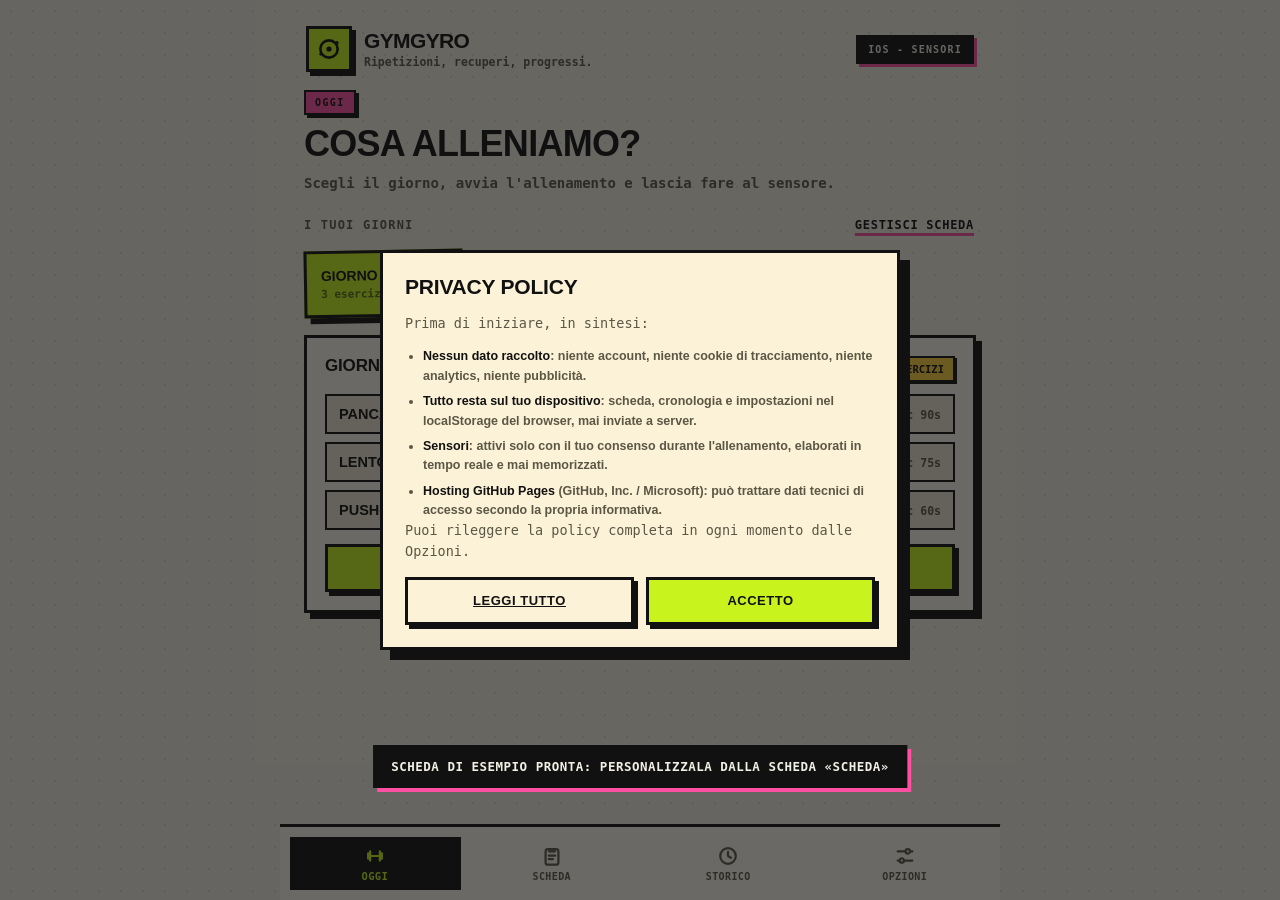
<file: index.html>
<!DOCTYPE html>
<html lang="it">
<head>
  <meta charset="utf-8">
  <meta name="viewport" content="width=device-width, initial-scale=1, viewport-fit=cover, user-scalable=no">
  <meta name="apple-mobile-web-app-capable" content="yes">
  <meta name="mobile-web-app-capable" content="yes">
  <meta name="apple-mobile-web-app-status-bar-style" content="black-translucent">
  <meta name="apple-mobile-web-app-title" content="GymGyro">
  <meta name="theme-color" content="#f2efe4">
  <script>
    (function () {
      var t = null;
      try {
        var raw = localStorage.getItem('gymgyro_v1');
        if (raw) {
          var s = JSON.parse(raw).settings;
          if (s && typeof s.theme === 'string') t = s.theme;
        }
      } catch (e) { /* ignora */ }
      var dark = t === 'dark' || ((t === null || t === 'system') && window.matchMedia && window.matchMedia('(prefers-color-scheme: dark)').matches);
      document.documentElement.setAttribute('data-theme', dark ? 'dark' : 'light');
    })();
  </script>
  <meta name="format-detection" content="telephone=no">
  <meta name="description" content="GymGyro - conta le ripetizioni con accelerometro e giroscopio dell'iPhone, gestisce recuperi, scheda e cronologia.">
  <title>GymGyro</title>
  <link rel="manifest" href="manifest.webmanifest">
  <link rel="apple-touch-icon" href="icons/apple-touch-icon.png">
  <link rel="icon" type="image/png" href="icons/icon-192.png">
  <link rel="stylesheet" href="css/style.css">
</head>
<body>
  <div class="app">
    <header class="topbar">
      <div class="brand">
        <span class="brand-mark" aria-hidden="true">
          <svg viewBox="0 0 24 24" fill="none" stroke="currentColor" stroke-width="1.8">
            <circle cx="12" cy="12" r="8"></circle>
            <circle cx="12" cy="12" r="2.4" fill="currentColor" stroke="none"></circle>
            <circle cx="19.2" cy="6.4" r="1.7" fill="currentColor" stroke="none"></circle>
            <circle cx="4.4" cy="16.8" r="1.3" fill="currentColor" stroke="none"></circle>
          </svg>
        </span>
        <div class="brand-text">
          <h1>GymGyro</h1>
          <p>Ripetizioni, recuperi, progressi.</p>
        </div>
      </div>
      <span class="brand-chip">iOS - Sensori</span>
    </header>
    <main id="view" class="view"></main>
  </div>

  <nav class="tabbar" aria-label="Navigazione principale">
    <button class="tab active" data-action="tab" data-tab="today">
      <svg viewBox="0 0 24 24" fill="none" stroke="currentColor" stroke-width="1.8" stroke-linecap="round" stroke-linejoin="round">
        <path d="M4.5 9v6M6.7 7v10M17.3 7v10M19.5 9v6M6.7 12h10.6"></path>
      </svg>
      <span>Oggi</span>
    </button>
    <button class="tab" data-action="tab" data-tab="plan">
      <svg viewBox="0 0 24 24" fill="none" stroke="currentColor" stroke-width="1.8" stroke-linecap="round" stroke-linejoin="round">
        <rect x="5" y="4.5" width="14" height="17" rx="2.5"></rect>
        <path d="M9 4.5V7h6V4.5"></path>
        <path d="M8.5 11.5h7M8.5 15.5h4.5"></path>
      </svg>
      <span>Scheda</span>
    </button>
    <button class="tab" data-action="tab" data-tab="history">
      <svg viewBox="0 0 24 24" fill="none" stroke="currentColor" stroke-width="1.8" stroke-linecap="round" stroke-linejoin="round">
        <circle cx="12" cy="12" r="8.5"></circle>
        <path d="M12 7.5V12l3.2 1.9"></path>
      </svg>
      <span>Storico</span>
    </button>
    <button class="tab" data-action="tab" data-tab="settings">
      <svg viewBox="0 0 24 24" fill="none" stroke="currentColor" stroke-width="1.8" stroke-linecap="round" stroke-linejoin="round">
        <path d="M4 7h9M17.5 7H20M4 17h2.5M11 17h9"></path>
        <circle cx="15" cy="7" r="2.4"></circle>
        <circle cx="8.5" cy="17" r="2.4"></circle>
      </svg>
      <span>Opzioni</span>
    </button>
  </nav>

  <div id="workout-root"></div>
  <div id="modal-root"></div>
  <div id="toast" class="toast" role="status" aria-live="polite"></div>

  <script src="js/app.js" defer></script>
</body>
</html>
</file>
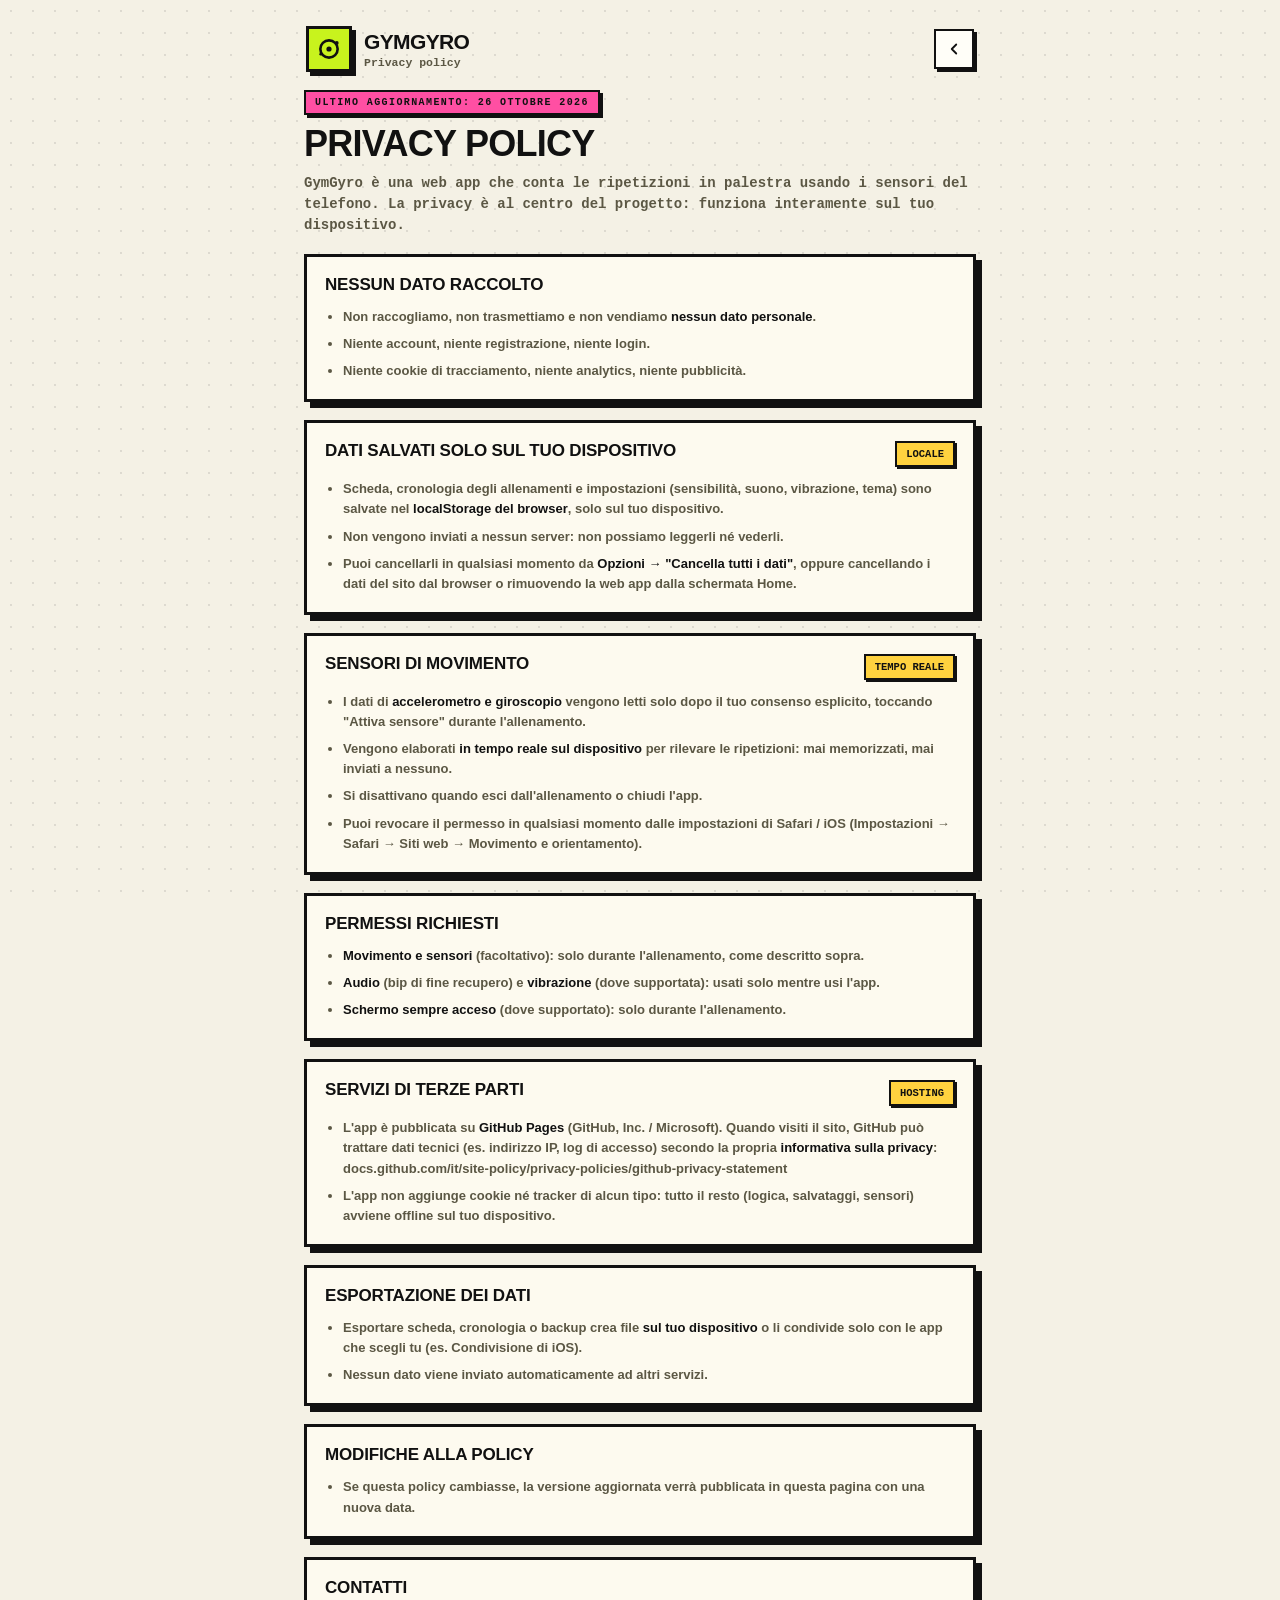
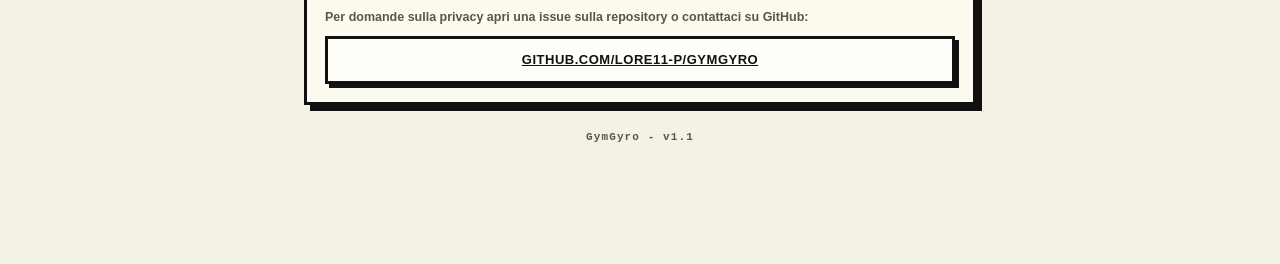
<file: privacy.html>
<!DOCTYPE html>
<html lang="it">
<head>
  <meta charset="utf-8">
  <meta name="viewport" content="width=device-width, initial-scale=1, viewport-fit=cover">
  <meta name="theme-color" content="#f2efe4">
  <meta name="description" content="Privacy policy di GymGyro: nessun dato raccolto, tutto resta sul tuo dispositivo.">
  <title>Privacy Policy - GymGyro</title>
  <link rel="icon" type="image/png" href="icons/icon-192.png">
  <script>
    (function () {
      var t = null;
      try {
        var raw = localStorage.getItem('gymgyro_v1');
        if (raw) {
          var s = JSON.parse(raw).settings;
          if (s && typeof s.theme === 'string') t = s.theme;
        }
      } catch (e) { /* ignora */ }
      var dark = t === 'dark' || ((t === null || t === 'system') && window.matchMedia && window.matchMedia('(prefers-color-scheme: dark)').matches);
      document.documentElement.setAttribute('data-theme', dark ? 'dark' : 'light');
    })();
  </script>
  <link rel="stylesheet" href="css/style.css">
</head>
<body>
  <div class="app">
    <header class="topbar">
      <div class="brand">
        <span class="brand-mark" aria-hidden="true">
          <svg viewBox="0 0 24 24" fill="none" stroke="currentColor" stroke-width="1.8">
            <circle cx="12" cy="12" r="8"></circle>
            <circle cx="12" cy="12" r="2.4" fill="currentColor" stroke="none"></circle>
            <circle cx="19.2" cy="6.4" r="1.7" fill="currentColor" stroke="none"></circle>
            <circle cx="4.4" cy="16.8" r="1.3" fill="currentColor" stroke="none"></circle>
          </svg>
        </span>
        <div class="brand-text">
          <h1>GymGyro</h1>
          <p>Privacy policy</p>
        </div>
      </div>
      <a class="icon-btn" href="index.html" aria-label="Torna all'app">
        <svg viewBox="0 0 24 24" fill="none" stroke="currentColor" stroke-width="1.8" stroke-linecap="round" stroke-linejoin="round">
          <path d="M15 6l-6 6 6 6"></path>
        </svg>
      </a>
    </header>
    <main class="view">
      <section class="hello">
        <p class="eyebrow">Ultimo aggiornamento: 26 ottobre 2026</p>
        <h2>Privacy policy</h2>
        <p class="muted">GymGyro è una web app che conta le ripetizioni in palestra usando i sensori del telefono. La privacy è al centro del progetto: funziona interamente sul tuo dispositivo.</p>
      </section>

      <section class="card">
        <div class="card-head"><h3>Nessun dato raccolto</h3></div>
        <ul class="info-list">
          <li>Non raccogliamo, non trasmettiamo e non vendiamo <strong>nessun dato personale</strong>.</li>
          <li>Niente account, niente registrazione, niente login.</li>
          <li>Niente cookie di tracciamento, niente analytics, niente pubblicità.</li>
        </ul>
      </section>

      <section class="card">
        <div class="card-head"><h3>Dati salvati solo sul tuo dispositivo</h3><span class="badge">Locale</span></div>
        <ul class="info-list">
          <li>Scheda, cronologia degli allenamenti e impostazioni (sensibilità, suono, vibrazione, tema) sono salvate nel <strong>localStorage del browser</strong>, solo sul tuo dispositivo.</li>
          <li>Non vengono inviati a nessun server: non possiamo leggerli né vederli.</li>
          <li>Puoi cancellarli in qualsiasi momento da <strong>Opzioni → "Cancella tutti i dati"</strong>, oppure cancellando i dati del sito dal browser o rimuovendo la web app dalla schermata Home.</li>
        </ul>
      </section>

      <section class="card">
        <div class="card-head"><h3>Sensori di movimento</h3><span class="badge">Tempo reale</span></div>
        <ul class="info-list">
          <li>I dati di <strong>accelerometro e giroscopio</strong> vengono letti solo dopo il tuo consenso esplicito, toccando "Attiva sensore" durante l'allenamento.</li>
          <li>Vengono elaborati <strong>in tempo reale sul dispositivo</strong> per rilevare le ripetizioni: mai memorizzati, mai inviati a nessuno.</li>
          <li>Si disattivano quando esci dall'allenamento o chiudi l'app.</li>
          <li>Puoi revocare il permesso in qualsiasi momento dalle impostazioni di Safari / iOS (Impostazioni → Safari → Siti web → Movimento e orientamento).</li>
        </ul>
      </section>

      <section class="card">
        <div class="card-head"><h3>Permessi richiesti</h3></div>
        <ul class="info-list">
          <li><strong>Movimento e sensori</strong> (facoltativo): solo durante l'allenamento, come descritto sopra.</li>
          <li><strong>Audio</strong> (bip di fine recupero) e <strong>vibrazione</strong> (dove supportata): usati solo mentre usi l'app.</li>
          <li><strong>Schermo sempre acceso</strong> (dove supportato): solo durante l'allenamento.</li>
        </ul>
      </section>

      <section class="card">
        <div class="card-head"><h3>Servizi di terze parti</h3><span class="badge">Hosting</span></div>
        <ul class="info-list">
          <li>L'app è pubblicata su <strong>GitHub Pages</strong> (GitHub, Inc. / Microsoft). Quando visiti il sito, GitHub può trattare dati tecnici (es. indirizzo IP, log di accesso) secondo la propria <strong>informativa sulla privacy</strong>: docs.github.com/it/site-policy/privacy-policies/github-privacy-statement</li>
          <li>L'app non aggiunge cookie né tracker di alcun tipo: tutto il resto (logica, salvataggi, sensori) avviene offline sul tuo dispositivo.</li>
        </ul>
      </section>

      <section class="card">
        <div class="card-head"><h3>Esportazione dei dati</h3></div>
        <ul class="info-list">
          <li>Esportare scheda, cronologia o backup crea file <strong>sul tuo dispositivo</strong> o li condivide solo con le app che scegli tu (es. Condivisione di iOS).</li>
          <li>Nessun dato viene inviato automaticamente ad altri servizi.</li>
        </ul>
      </section>

      <section class="card">
        <div class="card-head"><h3>Modifiche alla policy</h3></div>
        <ul class="info-list">
          <li>Se questa policy cambiasse, la versione aggiornata verrà pubblicata in questa pagina con una nuova data.</li>
        </ul>
      </section>

      <section class="card">
        <div class="card-head"><h3>Contatti</h3></div>
        <p class="muted small" style="margin:0 0 12px">Per domande sulla privacy apri una issue sulla repository o contattaci su GitHub:</p>
        <a class="btn wide" href="https://github.com/Lore11-P/gymgyro" rel="noopener">github.com/Lore11-P/gymgyro</a>
      </section>

      <p class="version">GymGyro - v1.1</p>
    </main>
  </div>
</body>
</html>
</file>
<file: css/style.css>
/* GymGyro - stile NEOBRUTALISTA
   Bordi neri spessi, ombre dure senza blur, colori accesi, angoli netti */
:root{
  --bg:#f4f1e5;
  --bg-soft:#ece7d4;
  --card:#fdfaef;
  --card-2:#fffef8;
  --line:#111111;
  --text:#111111;
  --muted:#5b5744;
  --accent:#c8f31d;
  --accent-ink:#111111;
  --accent-2:#ff4fa3;
  --cyan:#4dd9f7;
  --yellow:#ffd23f;
  --danger:#ff5a5a;
  --dot:rgba(17,17,17,.10);
  --ink-bg:#111111;
  --ink-fg:#f2efe4;
  --ink-accent:#c8f31d;
  --modal-bg:#fcf2d8;
  --rest-bg:#dff0f2;
  --field-bg:#fffdf6;
  --field-focus-bg:#fffbe0;
  --track:#111111;
  --shadow-c:#111111;
  --radius:0px;
  --radius-sm:0px;
  --shadow:10px 10px 0 var(--shadow-c);
  --shadow-md:6px 6px 0 var(--shadow-c);
  --shadow-sm:4px 4px 0 var(--shadow-c);
  --safe-b:env(safe-area-inset-bottom,0px);
  --mono:ui-monospace,SFMono-Regular,SFMono-Regular,Menlo,Consolas,monospace;
}
:root[data-theme="dark"]{
  --bg:#131210;
  --bg-soft:#262420;
  --card:#1d1b18;
  --card-2:#262420;
  --line:#e9e4d4;
  --text:#f5f2e8;
  --muted:#a8a28f;
  --dot:rgba(200,243,29,.09);
  --ink-bg:#f5f2e8;
  --ink-fg:#131210;
  --ink-accent:#131210;
  --modal-bg:#221e20;
  --rest-bg:#1a2126;
  --field-bg:#191713;
  --field-focus-bg:#33301a;
  --track:#e9e4d4;
  --shadow-c:#35322b;
}
:root[data-theme="dark"] .modal-backdrop{background:rgba(0,0,0,.72)}
:root[data-theme="dark"] .rest-overlay{background:rgba(0,0,0,.85)}
*,*::before,*::after{box-sizing:border-box;-webkit-tap-highlight-color:transparent}
html{-webkit-text-size-adjust:100%}
body{
  margin:0;
  min-height:100dvh;
  color:var(--text);
  font-family:-apple-system,BlinkMacSystemFont,"Segoe UI",Roboto,sans-serif;
  font-weight:600;
  -webkit-font-smoothing:antialiased;
  overscroll-behavior-y:none;
  background-color:var(--bg);
  background-image:radial-gradient(var(--dot) 1.3px,transparent 1.3px);
  background-size:22px 22px;
  background-attachment:fixed;
}
body.lock{overflow:hidden}
button,input,textarea{font:inherit;color:inherit}
button{cursor:pointer}
svg{display:block;stroke-width:2.4}
:focus-visible{outline:3px solid var(--accent-2);outline-offset:2px}

.app{width:100%;max-width:720px;margin:0 auto;padding:0 16px calc(120px + var(--safe-b))}
.view>*+*{margin-top:18px}

/* -- topbar ------------------------------- */
.topbar{display:flex;align-items:center;justify-content:space-between;gap:12px;padding:calc(18px + env(safe-area-inset-top)) 2px 18px}
.brand{display:flex;gap:12px;align-items:center;min-width:0}
.brand-mark{width:46px;height:46px;flex-shrink:0;background:var(--accent);border:3px solid var(--line);box-shadow:var(--shadow-sm);display:grid;place-items:center;color:var(--accent-ink)}
.brand-mark svg{width:26px;height:26px}
.brand-text{min-width:0}
.brand h1{margin:0;font-size:21px;letter-spacing:-.03em;font-weight:900;text-transform:uppercase}
.brand p{margin:2px 0 0;font-size:11.5px;color:var(--muted);font-family:var(--mono)}
.brand-chip{font-size:10px;letter-spacing:.12em;text-transform:uppercase;font-family:var(--mono);font-weight:700;color:var(--ink-fg);border:2px solid var(--line);padding:7px 10px;background-color:var(--ink-bg);white-space:nowrap;flex-shrink:0;box-shadow:3px 3px 0 var(--accent-2)}

/* -- testi -------------------------------- */
.eyebrow{display:inline-block;font-size:10px;letter-spacing:.14em;text-transform:uppercase;font-family:var(--mono);font-weight:800;color:var(--accent-ink);margin:0 0 10px;background:var(--accent-2);border:2px solid var(--line);box-shadow:3px 3px 0 var(--line);padding:5px 9px}
.hello h2{font-size:clamp(26px,6.5vw,36px);letter-spacing:-.02em;margin:0 0 10px;line-height:1.05;font-weight:900;text-transform:uppercase}
.hello .muted{margin:0 0 18px;line-height:1.5;font-size:14px;font-family:var(--mono)}
.muted{color:var(--muted)}
.small{font-size:12.5px}

/* -- bottoni ------------------------------ */
.btn{appearance:none;border:3px solid var(--line);background:var(--card-2);color:var(--text);font-weight:800;font-size:13px;text-transform:uppercase;letter-spacing:.04em;padding:12px 16px;border-radius:var(--radius);min-height:48px;display:inline-flex;align-items:center;justify-content:center;gap:8px;margin:0;box-shadow:var(--shadow-sm);transition:transform .08s ease,box-shadow .08s ease}
.btn:hover{transform:translate(-1px,-1px);box-shadow:5px 5px 0 var(--line)}
.btn:active{transform:translate(3px,3px);box-shadow:1px 1px 0 var(--line)}
.btn svg{width:17px;height:17px}
.btn.primary{background:var(--accent);color:var(--accent-ink)}
.btn.accent{background:var(--ink-bg);color:var(--ink-accent)}
.btn.ghost{background:transparent}
.btn.danger{background:var(--danger);color:#fff}
.btn.wide{width:100%}
.btn:disabled{opacity:.4;pointer-events:none;box-shadow:2px 2px 0 var(--line)}
.row{display:flex;align-items:center}
.row.gap{gap:10px}
.row.gap-sm{gap:8px}
.row.wrap{flex-wrap:wrap}
.danger-text{color:var(--danger);font-weight:800}

.icon-btn{width:40px;height:40px;border:2.5px solid var(--line);border-radius:var(--radius);background:var(--card-2);color:var(--text);display:grid;place-items:center;padding:0;box-shadow:3px 3px 0 var(--line);transition:transform .08s,box-shadow .08s}
.icon-btn:active{transform:translate(2px,2px);box-shadow:1px 1px 0 var(--line)}
.icon-btn svg{width:18px;height:18px}
.icon-btn.danger{color:#fff;background:var(--danger)}
.link-btn{border:0;background:none;color:var(--text);font-weight:800;font-size:12px;font-family:var(--mono);text-transform:uppercase;letter-spacing:.06em;padding:6px 2px;display:inline-flex;align-items:center;gap:4px;text-decoration:underline;text-decoration-color:var(--accent-2);text-decoration-thickness:3px;text-underline-offset:4px}
.text-btn{background:none;border:0;color:var(--muted);padding:6px 2px;font-size:12.5px;font-weight:800;text-transform:uppercase;font-family:var(--mono);letter-spacing:.04em}

/* -- card --------------------------------- */
.card{background:var(--card);border:3px solid var(--line);border-radius:var(--radius);padding:18px;box-shadow:var(--shadow-md)}
.card-head{display:flex;align-items:flex-start;justify-content:space-between;gap:12px;margin-bottom:12px}
.card-head h3{margin:0;font-size:17px;font-weight:900;text-transform:uppercase;letter-spacing:-.01em}
.badge{font-size:10.5px;font-weight:800;text-transform:uppercase;font-family:var(--mono);color:var(--accent-ink);background:var(--yellow);border:2px solid var(--line);padding:5px 9px;white-space:nowrap;flex-shrink:0;box-shadow:2px 2px 0 var(--line)}
.section-head{display:flex;align-items:center;justify-content:space-between;gap:10px;margin:0 0 12px}
.section-head h3{margin:0;font-size:12px;color:var(--muted);font-weight:800;text-transform:uppercase;letter-spacing:.1em;font-family:var(--mono)}

/* -- OGGI --------------------------------- */
.day-pick{display:grid;grid-template-columns:repeat(auto-fill,minmax(150px,1fr));gap:12px}
.day-pill{text-align:left;padding:14px;border-radius:var(--radius);border:3px solid var(--line);background:var(--card);color:var(--text);display:flex;flex-direction:column;gap:4px;min-width:0;box-shadow:var(--shadow-sm);transition:transform .08s,box-shadow .08s}
.day-pill:active{transform:translate(3px,3px);box-shadow:1px 1px 0 var(--line)}
.day-pill-name{font-weight:900;font-size:14px;white-space:nowrap;overflow:hidden;text-overflow:ellipsis;text-transform:uppercase}
.day-pill-meta{font-size:11px;color:var(--muted);font-family:var(--mono)}
.day-pill.selected{background:var(--accent);color:var(--accent-ink);box-shadow:6px 6px 0 var(--line);transform:rotate(-1deg)}
.day-pill.selected .day-pill-name{color:var(--accent-ink)}
.day-pill.selected .day-pill-meta{color:rgba(17,17,17,.6)}
.block{display:block}
.day-preview .preview-list{list-style:none;margin:0 0 14px;padding:0;display:flex;flex-direction:column;gap:8px}
.day-preview .preview-list li{display:flex;justify-content:space-between;gap:10px;align-items:baseline;background:var(--bg-soft);border:2px solid var(--line);border-radius:var(--radius);padding:10px 12px}
.preview-name{font-weight:800;font-size:14.5px;text-transform:uppercase}
.preview-meta{font-size:11.5px;color:var(--muted);white-space:nowrap;font-family:var(--mono)}

.resume-card{background:var(--accent)}
.resume-card .muted{color:#3c4410}
.resume-top{display:flex;align-items:center;gap:8px;margin-bottom:10px}
.pulse-dot{width:11px;height:11px;background:#111;border:2px solid #111;animation:pulse 1.4s infinite}
@keyframes pulse{0%{box-shadow:0 0 0 0 rgba(17,17,17,.5)}70%{box-shadow:0 0 0 9px rgba(17,17,17,0)}100%{box-shadow:0 0 0 0 rgba(17,17,17,0)}}
.resume-card h3{margin:0 0 4px;font-size:23px;letter-spacing:-.02em;font-weight:900;text-transform:uppercase}
.resume-card .row{margin-top:16px}
.resume-card .btn{box-shadow:4px 4px 0 #111}
.resume-card .btn.primary{background:#fffef7;color:#111}

.last-card{background:var(--cyan);border:3px solid var(--line);border-radius:var(--radius);padding:16px 18px;box-shadow:var(--shadow-md)}
.last-card h3{margin:0 0 4px;font-size:14px;font-weight:900;text-transform:uppercase;font-family:var(--mono)}
.last-card p{margin:0 0 12px;font-size:13px;color:#14343c;font-family:var(--mono)}
.mini-stats{display:flex;gap:18px;margin-bottom:6px;color:#14343c;font-size:12.5px;font-family:var(--mono)}
.mini-stats strong{color:#111;font-size:17px;font-variant-numeric:tabular-nums;font-weight:900}
.last-card .link-btn{text-decoration-color:#111}

.empty{text-align:center;padding:34px 22px;border-style:dashed;border-width:3px;border-color:var(--line);box-shadow:var(--shadow-sm)}
.empty-icon{width:52px;height:52px;margin:0 auto 12px;background:var(--yellow);border:2.5px solid var(--line);box-shadow:3px 3px 0 var(--line);padding:10px;color:#111}
.empty-icon svg{width:100%;height:100%}
.empty h3{margin:0 0 8px;font-weight:900;text-transform:uppercase}
.empty p{margin:0 0 18px}

/* -- SCHEDA ------------------------------- */
.day-card{margin-bottom:18px}
.ex-list{list-style:none;margin:0 0 12px;padding:0;display:flex;flex-direction:column;gap:10px}
.ex-row{display:flex;align-items:center;gap:8px;background:var(--bg-soft);border:2px solid var(--line);border-radius:var(--radius);padding:8px 8px 8px 14px}
.ex-main{flex:1;border:0;background:none;text-align:left;display:flex;flex-direction:column;gap:3px;padding:8px 0;min-width:0;color:var(--text)}
.ex-name{font-weight:900;font-size:15px;text-transform:uppercase}
.ex-meta{font-size:12px;color:var(--muted);font-family:var(--mono)}
.empty-line{margin:0 0 12px}

/* -- STORICO ------------------------------ */
.hist-list{display:flex;flex-direction:column;gap:14px;margin-top:16px}
.hist-card{padding:0;overflow:hidden}
.hist-card summary{list-style:none;display:flex;justify-content:space-between;align-items:center;gap:12px;padding:16px 18px;cursor:pointer}
.hist-card summary::-webkit-details-marker{display:none}
.hist-main{display:flex;flex-direction:column;gap:3px;min-width:0}
.hist-day{font-weight:900;font-size:15.5px;white-space:nowrap;overflow:hidden;text-overflow:ellipsis;text-transform:uppercase}
.hist-date{font-size:12px;color:var(--muted);font-family:var(--mono)}
.hist-right{display:flex;align-items:center;gap:10px;flex-shrink:0}
.hist-reps{font-size:11.5px;color:var(--accent-ink);font-weight:800;background:var(--accent);border:2px solid var(--line);padding:4px 7px;font-family:var(--mono)}
.chev{width:20px;height:20px;color:var(--text);transition:transform .2s}
details[open] .chev{transform:rotate(90deg)}
.hist-body{border-top:3px solid var(--line);padding:14px 18px 18px;display:flex;flex-direction:column;gap:14px;background:var(--bg-soft)}
.hist-meta{display:flex;gap:16px;font-size:12px;color:var(--muted);font-family:var(--mono)}
.hist-ex{display:flex;flex-direction:column;gap:7px}
.hist-ex-head{display:flex;justify-content:space-between;gap:10px;align-items:center;font-size:14px}
.hist-ex-name{font-weight:800;text-transform:uppercase}
.hist-ex-tag{font-size:10.5px;color:var(--text);font-weight:800;font-family:var(--mono);border:2px solid var(--line);padding:4px 8px;white-space:nowrap;background:var(--card)}
.hist-ex-tag.skipped{color:#fff;background:var(--danger)}
.chips{display:flex;flex-wrap:wrap;gap:6px}
.chip{font-size:11px;background:var(--card);border:2px solid var(--line);padding:4px 9px;font-weight:700;font-family:var(--mono)}
.chip.empty{color:var(--muted);background:var(--bg-soft)}

/* -- OPZIONI ------------------------------ */
.setting-row{display:flex;align-items:center;justify-content:space-between;gap:16px;padding:13px 0;border-bottom:2px solid var(--line)}
.setting-row:last-child{border-bottom:0;padding-bottom:0}
.setting-row h3{margin:0 0 3px;font-size:14px;font-weight:900;text-transform:uppercase}
.setting-row p{margin:0;font-family:var(--mono);font-weight:500}
.switch{position:relative;display:inline-flex;width:54px;height:30px;flex-shrink:0}
.switch input{position:absolute;opacity:0;width:100%;height:100%;margin:0;z-index:2;cursor:pointer}
.switch span{position:absolute;inset:0;border-radius:var(--radius);background:var(--card);border:3px solid var(--line);transition:.15s}
.switch span::after{content:"";position:absolute;top:3px;left:3px;width:18px;height:18px;background:var(--muted);border:2px solid var(--line);transition:.15s}
.switch input:checked+span{background:var(--accent)}
.switch input:checked+span::after{transform:translateX(20px);background:var(--accent-ink)}
.range{-webkit-appearance:none;appearance:none;width:100%;height:34px;margin:10px 0 2px;background:transparent;border:0;padding:0}
.range::-webkit-slider-runnable-track{height:14px;background:var(--track);border:0}
.range::-webkit-slider-thumb{-webkit-appearance:none;width:30px;height:30px;margin-top:-8px;background:var(--accent);border:3px solid var(--line);box-shadow:3px 3px 0 var(--line);border-radius:0}
.range::-moz-range-track{height:14px;background:var(--track)}
.range::-moz-range-thumb{width:26px;height:26px;background:var(--accent);border:3px solid var(--line);box-shadow:3px 3px 0 var(--line);border-radius:0}
.range-labels{display:flex;justify-content:space-between;font-size:10.5px;color:var(--muted);font-family:var(--mono);font-weight:700;text-transform:uppercase}
.theme-seg{display:grid;grid-template-columns:repeat(3,1fr);gap:10px}
.theme-seg .seg-btn{border:3px solid var(--line);background:var(--card-2);color:var(--text);font-weight:800;font-size:12px;text-transform:uppercase;letter-spacing:.04em;font-family:var(--mono);padding:12px 6px;min-height:48px;box-shadow:var(--shadow-sm);transition:transform .08s ease,box-shadow .08s ease}
.theme-seg .seg-btn:active{transform:translate(3px,3px);box-shadow:1px 1px 0 var(--line)}
.theme-seg .seg-btn.sel{background:var(--accent);color:var(--accent-ink);box-shadow:var(--shadow-sm)}
.seg-hint{margin:12px 0 0;font-size:11.5px;color:var(--muted);font-family:var(--mono)}
.pv-h{margin:16px 0 6px;font-size:13px;font-weight:900;text-transform:uppercase;letter-spacing:.02em}
.pv-h:first-of-type{margin-top:0}
.pv-list{margin:0;padding-left:18px;color:var(--muted);font-size:12.5px;line-height:1.55;display:flex;flex-direction:column;gap:6px}
.pv-list strong{color:var(--text)}
.stack{display:flex;flex-direction:column;gap:14px}
.file-btn{position:relative;overflow:hidden}
.file-btn input{position:absolute;inset:0;opacity:0;cursor:pointer}
.info-card h3{margin:0 0 10px;font-size:14px;font-weight:900;text-transform:uppercase}
.info-list{margin:0;padding-left:18px;color:var(--muted);font-size:13px;line-height:1.55;display:flex;flex-direction:column;gap:7px}
.info-list strong{color:var(--text)}
.version{text-align:center;font-size:11px;color:var(--muted);margin:26px 0 0;font-family:var(--mono);letter-spacing:.1em}

/* -- modale ------------------------------- */
.modal-backdrop{position:fixed;inset:0;z-index:120;background:rgba(17,17,17,.62);display:flex;align-items:flex-end;justify-content:center;padding:16px;opacity:0;transition:opacity .15s}
.modal-backdrop.show{opacity:1}
.modal{width:min(520px,100%);max-height:calc(100dvh - 40px);overflow-y:auto;background:var(--modal-bg);border:3px solid var(--line);border-radius:var(--radius);padding:22px;transform:translateY(30px);transition:transform .18s;box-shadow:var(--shadow);padding-bottom:calc(22px + var(--safe-b))}
.modal-backdrop.show .modal{transform:none}
@media (min-width:640px){.modal-backdrop{align-items:center}}
.dialog h3{margin:0 0 14px;font-size:21px;letter-spacing:-.01em;font-weight:900;text-transform:uppercase}
.modal-text{margin:0 0 14px;color:var(--muted);font-size:13.5px;line-height:1.5;font-family:var(--mono);font-weight:500}
.field{display:flex;flex-direction:column;gap:6px;margin-bottom:14px}
.field>span{font-size:10.5px;font-weight:800;color:var(--muted);text-transform:uppercase;letter-spacing:.1em;font-family:var(--mono)}
.field input,.field textarea{width:100%;background:var(--field-bg);border:3px solid var(--line);border-radius:var(--radius);padding:12px 13px;color:var(--text);font-size:16px;font-weight:600;outline:none;box-shadow:3px 3px 0 var(--accent)}
.field input:focus,.field textarea:focus{background:var(--field-focus-bg);box-shadow:4px 4px 0 var(--accent-2)}
.field textarea{resize:vertical;min-height:96px}
.field-row{display:grid;grid-template-columns:repeat(3,1fr);gap:10px}
.modal-actions{display:flex;gap:12px;margin-top:16px}
.modal-actions .btn{flex:1}
.help-code{background:#111;border:3px solid var(--line);border-radius:var(--radius);padding:12px;font-size:12.5px;color:var(--accent);white-space:pre-wrap;font-family:var(--mono);margin:0 0 14px;box-shadow:var(--shadow-sm)}

/* -- toast -------------------------------- */
.toast{position:fixed;left:50%;bottom:calc(112px + var(--safe-b));transform:translate(-50%,14px);background:var(--ink-bg);color:var(--ink-fg);border:2px solid var(--line);box-shadow:4px 4px 0 var(--accent-2);padding:12px 16px;border-radius:var(--radius);font-size:12.5px;font-weight:700;font-family:var(--mono);text-transform:uppercase;letter-spacing:.04em;z-index:200;opacity:0;transition:.2s;pointer-events:none;max-width:calc(100% - 32px);text-align:center}
.toast.show{opacity:1;transform:translate(-50%,0)}

/* -- tabbar ------------------------------- */
.tabbar{position:fixed;left:50%;bottom:0;transform:translateX(-50%);width:min(720px,100%);display:grid;grid-template-columns:repeat(4,1fr);gap:6px;padding:10px 10px calc(10px + var(--safe-b));background:var(--card);border-top:3px solid var(--line);z-index:50}
.tab{border:0;background:none;color:var(--muted);display:flex;flex-direction:column;align-items:center;gap:4px;font-size:10px;font-weight:800;padding:8px 4px;border-radius:var(--radius);text-transform:uppercase;letter-spacing:.04em;font-family:var(--mono);transition:background .12s}
.tab svg{width:22px;height:22px}
.tab.active{background:var(--ink-bg);color:var(--ink-accent)}
.tab.active span{transform:scale(1.04)}

/* -- allenamento -------------------------- */
.workout{position:fixed;inset:0;z-index:80;display:flex;flex-direction:column;background-color:var(--bg);background-image:radial-gradient(var(--dot) 1.3px,transparent 1.3px);background-size:22px 22px;overflow:hidden;padding-top:env(safe-area-inset-top)}
.wk-top{display:flex;align-items:center;justify-content:space-between;gap:10px;padding:12px 18px 6px;width:min(560px,100%);margin:0 auto}
.wk-top .icon-btn{background:var(--card)}
.wk-meta{display:flex;flex-direction:column;align-items:center;gap:2px;min-width:0}
.wk-day{font-size:9.5px;letter-spacing:.14em;text-transform:uppercase;color:var(--muted);font-family:var(--mono);font-weight:800;white-space:nowrap;overflow:hidden;text-overflow:ellipsis;max-width:190px}
.wk-elapsed{font-size:15px;font-weight:900;font-variant-numeric:tabular-nums;font-family:var(--mono)}
.wk-finish{border:3px solid var(--line);background:var(--accent-2);color:#fff;border-radius:var(--radius);padding:10px 16px;font-size:12.5px;font-weight:800;text-transform:uppercase;letter-spacing:.08em;box-shadow:var(--shadow-sm);transition:transform .08s,box-shadow .08s}
.wk-finish:active{transform:translate(3px,3px);box-shadow:1px 1px 0 var(--line)}
.wk-body{flex:1;width:min(560px,100%);margin:0 auto;padding:6px 18px calc(20px + var(--safe-b));display:flex;flex-direction:column;gap:14px;overflow-y:auto;overscroll-behavior:contain}
.wk-head{text-align:center;margin-top:4px}
.wk-step{font-size:10.5px;letter-spacing:.14em;text-transform:uppercase;color:var(--muted);margin:0 0 8px;font-weight:800;font-family:var(--mono)}
.wk-name{margin:0;font-size:clamp(26px,7.5vw,36px);letter-spacing:-.02em;line-height:1.05;font-weight:900;text-transform:uppercase;text-decoration:underline;text-decoration-color:var(--accent-2);text-decoration-thickness:5px;text-underline-offset:6px}
.wk-target{margin:10px 0 0;font-size:12.5px;color:var(--muted);font-family:var(--mono)}
.rep-area{display:flex;flex-direction:column;align-items:center;gap:10px;flex:1;justify-content:center;min-height:170px}
.rep-num{font-size:clamp(96px,24vh,180px);line-height:.85;font-weight:900;letter-spacing:-.04em;font-variant-numeric:tabular-nums;color:var(--text);font-family:-apple-system,BlinkMacSystemFont,"Segoe UI",sans-serif}
.rep-num.hit{color:var(--accent);-webkit-text-stroke:4px var(--line);text-stroke:4px var(--line)}
.rep-label{font-size:10.5px;letter-spacing:.24em;text-transform:uppercase;color:#111;background:var(--yellow);border:2px solid var(--line);padding:5px 10px;font-weight:800;font-family:var(--mono);box-shadow:3px 3px 0 var(--line)}
.rep-progress{width:min(280px,80%);height:18px;border:3px solid var(--line);background:var(--bg-soft);overflow:hidden;margin-top:8px}
.rep-progress span{display:block;height:100%;width:0;background:repeating-linear-gradient(-45deg,var(--accent) 0 10px,#11111122 10px 14px);transition:width .18s ease}
.set-dots{display:flex;gap:8px;margin-top:6px}
.set-dot{width:12px;height:12px;background:var(--bg-soft);border:2.5px solid var(--line)}
.set-dot.done{background:var(--accent)}
.set-dot.current{background:var(--accent-2)}
.sensor-card{border:3px solid var(--line);background:var(--card);border-radius:var(--radius);padding:12px 14px;display:flex;flex-direction:column;gap:10px;box-shadow:var(--shadow-sm)}
.sensor-top{display:flex;align-items:center;gap:8px;font-size:11.5px;color:var(--muted);font-family:var(--mono);font-weight:600}
.status-dot{width:9px;height:9px;background:var(--muted);flex-shrink:0;border:2px solid var(--line)}
.status-dot.on{background:var(--accent);animation:pulse 1.4s infinite}
.sensor-label{flex:1;line-height:1.3;min-width:0}
.mini-btn{border:2.5px solid var(--line);background:var(--card-2);color:var(--text);border-radius:var(--radius);padding:7px 11px;font-size:10.5px;font-weight:800;white-space:nowrap;flex-shrink:0;text-transform:uppercase;font-family:var(--mono);letter-spacing:.04em;box-shadow:3px 3px 0 var(--line)}
.mini-btn:active{transform:translate(2px,2px);box-shadow:1px 1px 0 var(--line)}
.mini-btn.on{background-color:var(--ink-bg);color:var(--ink-accent)}
.sensor-meter{height:12px;background:var(--bg-soft);border:2.5px solid var(--line);overflow:hidden}
.sensor-meter span{display:block;height:100%;width:0;background:var(--accent);transition:width .1s linear}
.sensor-meter.hot span{background:repeating-linear-gradient(-45deg,var(--accent-2) 0 8px,#11111133 8px 12px)}
.wk-actions{display:grid;grid-template-columns:64px 1fr 1.15fr;gap:12px;align-items:stretch}
.wk-actions .btn{min-height:66px;font-size:15px;box-shadow:var(--shadow-sm)}
.wk-actions .btn:active{transform:translate(4px,4px);box-shadow:0 0 0 var(--line)}
.wk-actions .plus{font-size:28px;font-weight:900;text-transform:none;letter-spacing:-.04em}
.wk-actions .minus{font-size:18px;text-transform:none;letter-spacing:-.04em}
.wk-secondary{display:flex;justify-content:center;align-items:center;gap:12px;font-size:12px}
.text-btn.danger{color:var(--danger);font-weight:800}
.sep{color:#999264;font-family:var(--mono)}

/* -- recupero ----------------------------- */
.rest-overlay{position:fixed;inset:0;z-index:90;background:rgba(17,17,17,.82);display:flex;align-items:center;justify-content:center;padding:24px}
.rest-overlay[hidden]{display:none}
.rest-card{width:min(380px,100%);background:var(--rest-bg);border:3px solid var(--line);border-radius:var(--radius);padding:26px 22px calc(20px + var(--safe-b));text-align:center;box-shadow:var(--shadow)}
.rest-kicker{margin:0 0 6px;font-size:10.5px;letter-spacing:.22em;text-transform:uppercase;color:#111;font-weight:800;font-family:var(--mono);background:var(--yellow);display:inline-block;border:2px solid var(--line);padding:5px 9px;box-shadow:3px 3px 0 var(--line)}
.rest-time{font-size:68px;font-weight:900;letter-spacing:-.03em;font-variant-numeric:tabular-nums;color:var(--text);line-height:1.1;margin-top:8px;font-family:var(--mono)}
.rest-bar{height:18px;border:3px solid var(--line);background:var(--bg-soft);overflow:hidden;margin:16px 0 12px}
.rest-bar span{display:block;height:100%;background:repeating-linear-gradient(-45deg,var(--accent-2) 0 10px,#11111133 10px 14px);transition:width .2s linear;width:100%}
.rest-next{margin:0 0 18px;color:var(--muted);font-size:12.5px;min-height:18px;font-family:var(--mono);font-weight:600}
.rest-actions{display:flex;gap:12px}
.rest-actions .btn{flex:1}
.rest-hint{margin:14px 0 0;font-size:10.5px;color:var(--muted);font-family:var(--mono);text-transform:uppercase;letter-spacing:.06em}

/* flash a fine recupero */
.workout.flash::after{content:"";position:fixed;inset:0;z-index:95;pointer-events:none;background:var(--accent);animation:flash .8s ease forwards}
@keyframes flash{0%{opacity:0}25%{opacity:.9}100%{opacity:0}}

/* -- riepilogo ---------------------------- */
.summary-screen{align-items:center;justify-content:center;overflow-y:auto;padding:24px 18px calc(24px + var(--safe-b))}
.wk-summary{width:min(460px,100%);display:flex;flex-direction:column;align-items:center;text-align:center;gap:10px;margin:auto}
.wk-summary .eyebrow{margin:8px 0 0}
.wk-summary h2{margin:0;font-size:32px;letter-spacing:-.02em;font-weight:900;text-transform:uppercase}
.summary-badge{width:88px;height:88px;display:grid;place-items:center;color:var(--accent-ink);background:var(--accent);border:3px solid var(--line);box-shadow:var(--shadow-sm)}
.summary-badge svg{width:40px;height:40px}
.summary-stats{display:grid;grid-template-columns:repeat(3,1fr);gap:10px;width:100%;margin:20px 0 8px}
.summary-stats div{background:var(--card);border:3px solid var(--line);border-radius:var(--radius);padding:14px 6px;display:flex;flex-direction:column;gap:4px;box-shadow:3px 3px 0 var(--line)}
.summary-stats strong{font-size:17px;font-variant-numeric:tabular-nums;font-weight:900}
.summary-stats span{font-size:9px;text-transform:uppercase;letter-spacing:.1em;color:var(--muted);font-family:var(--mono);font-weight:700}
.wk-summary .btn{margin-top:4px}

/* -- responsive --------------------------- */
@media (min-width:640px){
  .app{padding-left:24px;padding-right:24px}
  .topbar{padding-top:26px}
}
@media (max-height:700px){
  .rep-area{min-height:140px}
  .rep-num{font-size:clamp(84px,20vh,140px)}
  .wk-body{gap:10px}
}
@media (max-width:380px){
  .brand-chip{display:none}
  .field-row{grid-template-columns:1fr 1fr}
  .field-row .field:last-child{grid-column:span 2}
}
@media (prefers-reduced-motion:reduce){
  *{animation:none!important;transition:none!important}
}
</file>
